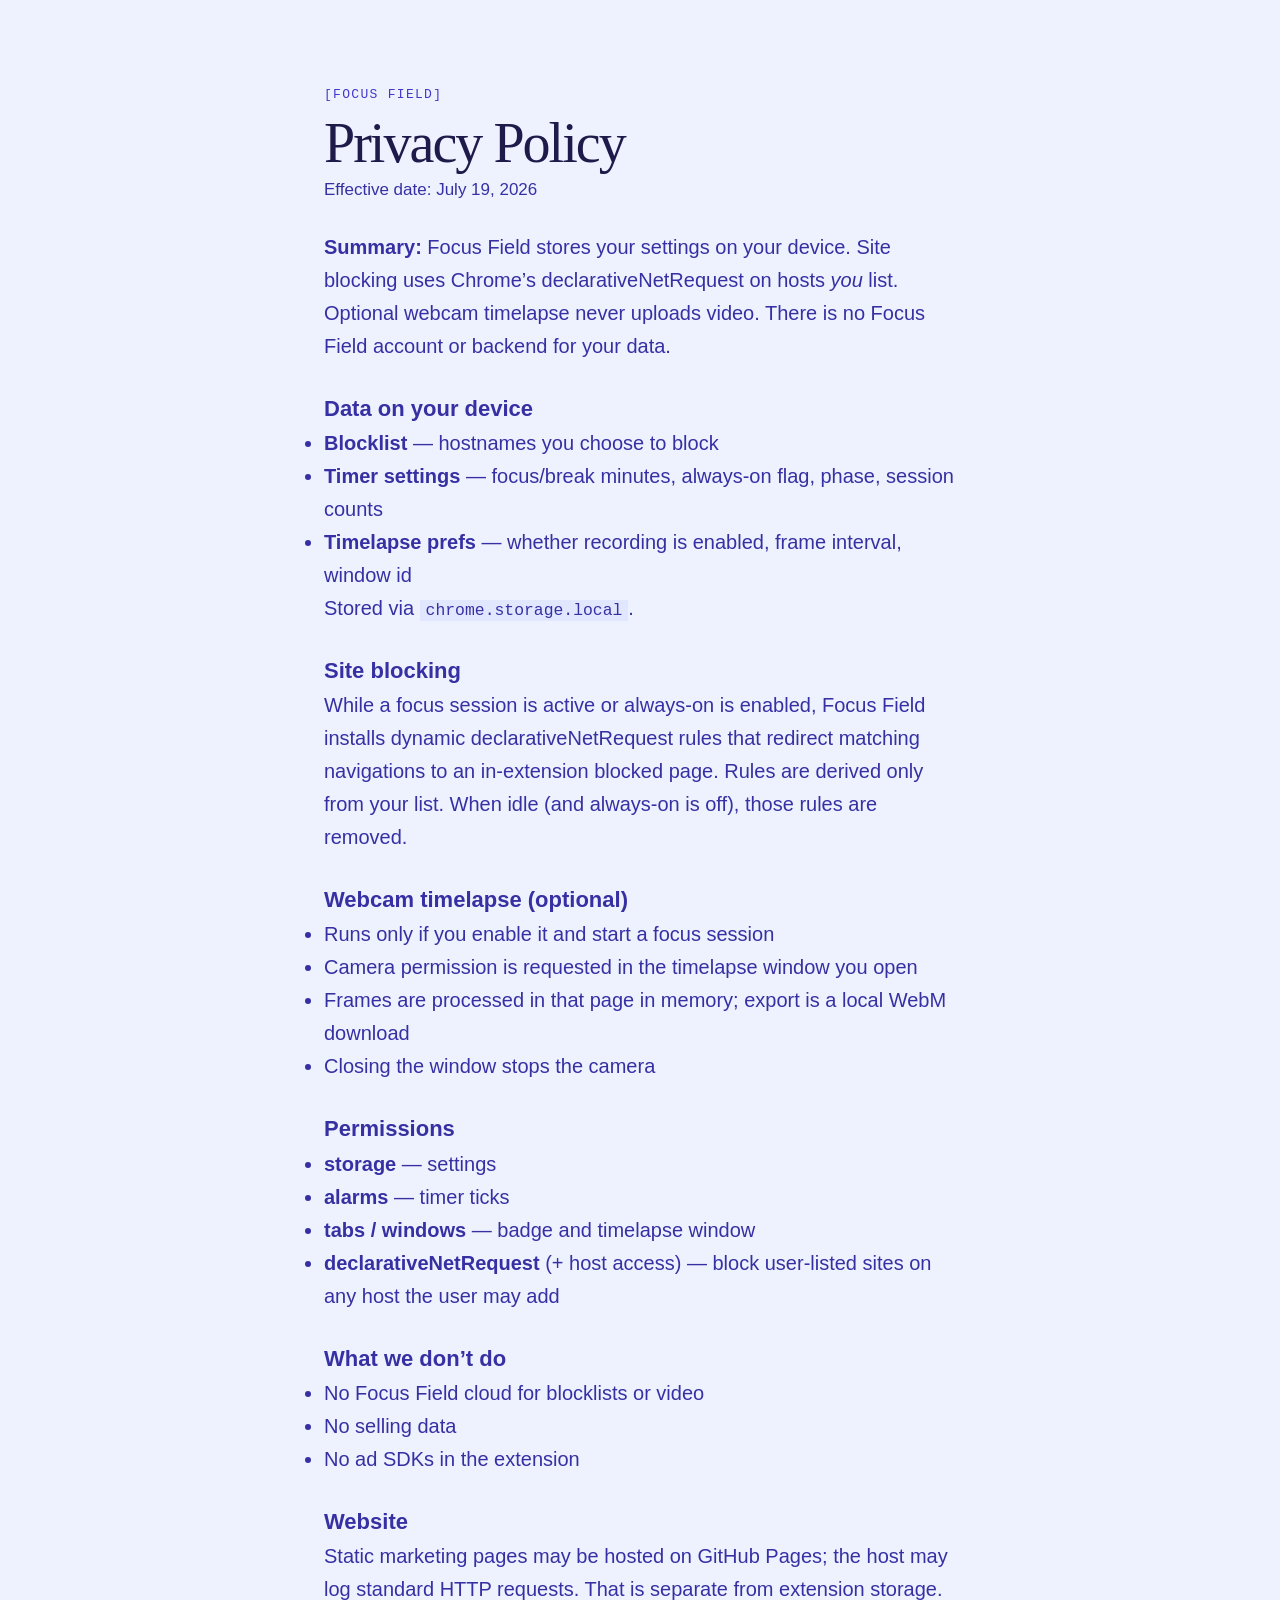
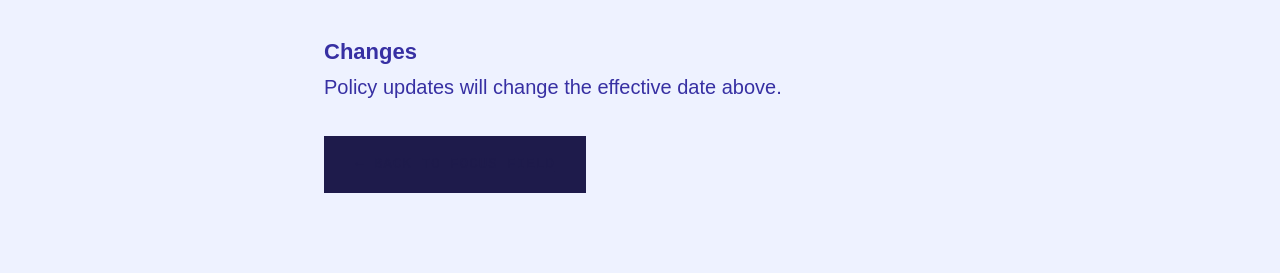
<file: privacy.html>
<!doctype html>
<html lang="en">
<head>
  <meta charset="utf-8">
  <meta name="viewport" content="width=device-width, initial-scale=1">
  <title>Privacy Policy — Focus Field Website Blocker</title>
  <meta name="description" content="Focus Field privacy policy: blocklists, Pomodoro timers, and optional webcam timelapse stay on your device. No servers, no account, no selling data.">
  <meta name="robots" content="index, follow">
  <link rel="canonical" href="https://ayaanrustagi.github.io/focus-field/privacy.html">
  <meta name="theme-color" content="#4338ca">
  <link rel="icon" type="image/png" href="favicon-32.png">
  <meta property="og:type" content="article">
  <meta property="og:title" content="Privacy Policy — Focus Field">
  <meta property="og:description" content="Local-first website blocker privacy details.">
  <meta property="og:url" content="https://ayaanrustagi.github.io/focus-field/privacy.html">
  <meta property="og:image" content="https://ayaanrustagi.github.io/focus-field/og.png">
  <link rel="stylesheet" href="site.css">
</head>
<body>
  <main class="page-hero" style="text-align:left;max-width:680px;margin:0 auto;padding:80px 24px">
    <span class="tag tag--clay">Focus Field</span>
    <h1 class="serif" style="font-size:clamp(36px,6vw,56px);margin:12px 0 8px">Privacy Policy</h1>
    <p style="color:var(--ink-soft,#4338ca);margin-bottom:28px">Effective date: July 19, 2026</p>

    <div class="prose-col" style="line-height:1.65">
      <p><strong>Summary:</strong> Focus Field stores your settings on your device. Site blocking uses Chrome’s declarativeNetRequest on hosts <em>you</em> list. Optional webcam timelapse never uploads video. There is no Focus Field account or backend for your data.</p>

      <h2 style="margin-top:28px;font-size:22px">Data on your device</h2>
      <ul>
        <li><strong>Blocklist</strong> — hostnames you choose to block</li>
        <li><strong>Timer settings</strong> — focus/break minutes, always-on flag, phase, session counts</li>
        <li><strong>Timelapse prefs</strong> — whether recording is enabled, frame interval, window id</li>
      </ul>
      <p>Stored via <code>chrome.storage.local</code>.</p>

      <h2 style="margin-top:28px;font-size:22px">Site blocking</h2>
      <p>While a focus session is active or always-on is enabled, Focus Field installs dynamic declarativeNetRequest rules that redirect matching navigations to an in-extension blocked page. Rules are derived only from your list. When idle (and always-on is off), those rules are removed.</p>

      <h2 style="margin-top:28px;font-size:22px">Webcam timelapse (optional)</h2>
      <ul>
        <li>Runs only if you enable it and start a focus session</li>
        <li>Camera permission is requested in the timelapse window you open</li>
        <li>Frames are processed in that page in memory; export is a local WebM download</li>
        <li>Closing the window stops the camera</li>
      </ul>

      <h2 style="margin-top:28px;font-size:22px">Permissions</h2>
      <ul>
        <li><strong>storage</strong> — settings</li>
        <li><strong>alarms</strong> — timer ticks</li>
        <li><strong>tabs / windows</strong> — badge and timelapse window</li>
        <li><strong>declarativeNetRequest</strong> (+ host access) — block user-listed sites on any host the user may add</li>
      </ul>

      <h2 style="margin-top:28px;font-size:22px">What we don’t do</h2>
      <ul>
        <li>No Focus Field cloud for blocklists or video</li>
        <li>No selling data</li>
        <li>No ad SDKs in the extension</li>
      </ul>

      <h2 style="margin-top:28px;font-size:22px">Website</h2>
      <p>Static marketing pages may be hosted on GitHub Pages; the host may log standard HTTP requests. That is separate from extension storage.</p>

      <h2 style="margin-top:28px;font-size:22px">Changes</h2>
      <p>Policy updates will change the effective date above.</p>

      <p style="margin-top:32px"><a class="btn" href="index.html">← Back to Focus Field</a></p>
    </div>
  </main>
</body>
</html>
</file>
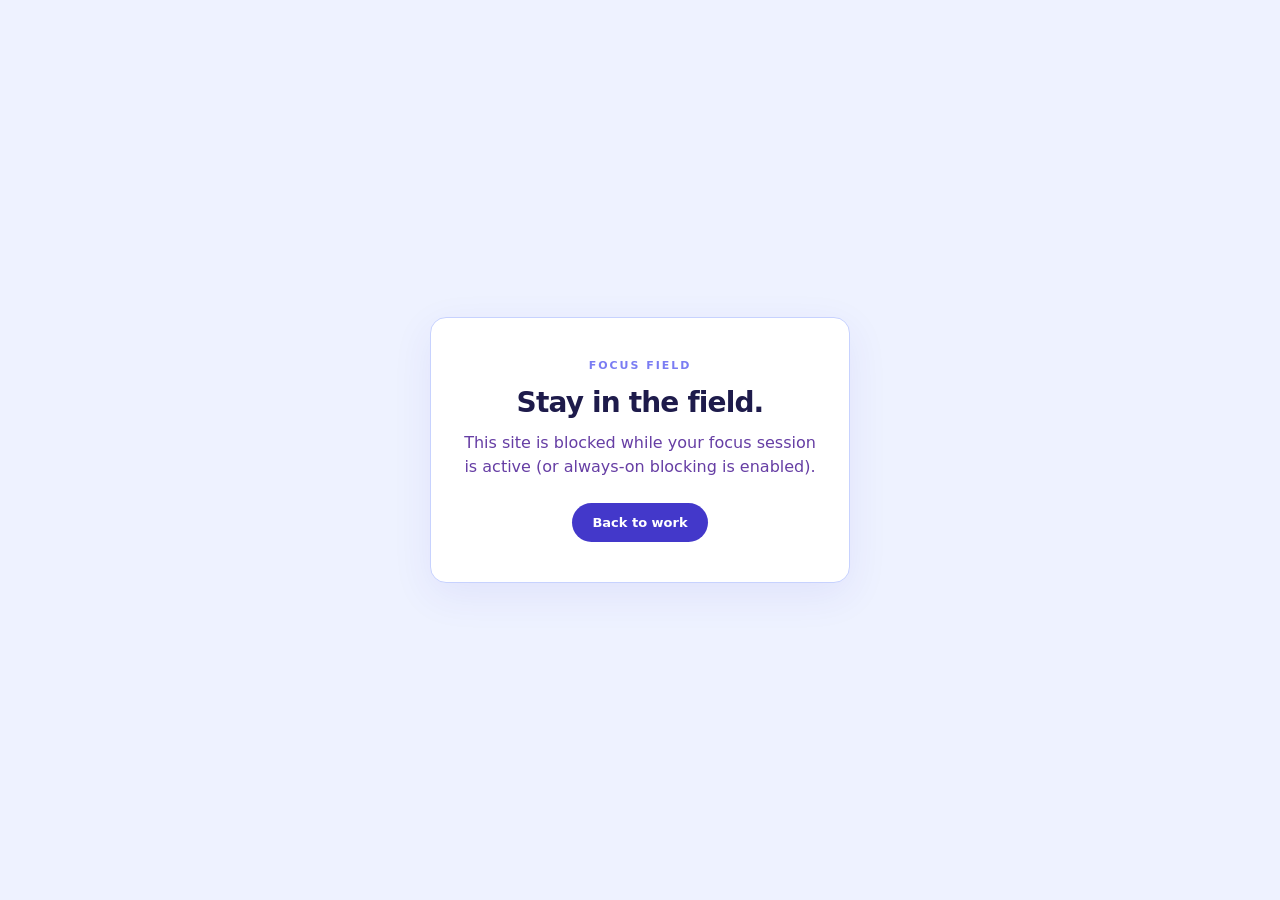
<file: content/blocked.html>
<!DOCTYPE html>
<html lang="en">
<head>
  <meta charset="UTF-8" />
  <meta name="viewport" content="width=device-width, initial-scale=1" />
  <title>Focus Field — blocked</title>
  <style>
    :root {
      --indigo: #4338ca;
      --ink: #1e1b4b;
      --paper: #eef2ff;
      --soft: #6366f1;
    }
    * { box-sizing: border-box; margin: 0; padding: 0; }
    body {
      min-height: 100vh;
      display: grid;
      place-items: center;
      background: var(--paper);
      color: var(--ink);
      font-family: "Segoe UI", system-ui, sans-serif;
      padding: 24px;
    }
    .card {
      max-width: 420px;
      text-align: center;
      background: white;
      border: 1px solid #c7d2fe;
      border-radius: 16px;
      padding: 40px 32px;
      box-shadow: 0 12px 40px rgba(67, 56, 202, 0.08);
    }
    .eyebrow {
      font-size: 11px;
      font-weight: 700;
      letter-spacing: 0.18em;
      text-transform: uppercase;
      color: var(--soft);
      margin-bottom: 12px;
    }
    h1 {
      font-size: 28px;
      letter-spacing: -0.03em;
      margin-bottom: 12px;
    }
    p {
      color: #4c1d95;
      opacity: 0.85;
      line-height: 1.5;
      margin-bottom: 24px;
    }
    a {
      display: inline-block;
      background: var(--indigo);
      color: white;
      text-decoration: none;
      font-weight: 700;
      padding: 12px 20px;
      border-radius: 999px;
      font-size: 13px;
    }
  </style>
</head>
<body>
  <div class="card">
    <p class="eyebrow">focus field</p>
    <h1>Stay in the field.</h1>
    <p>This site is blocked while your focus session is active (or always-on blocking is enabled).</p>
    <a href="https://www.google.com/">Back to work</a>
  </div>
</body>
</html>
</file>
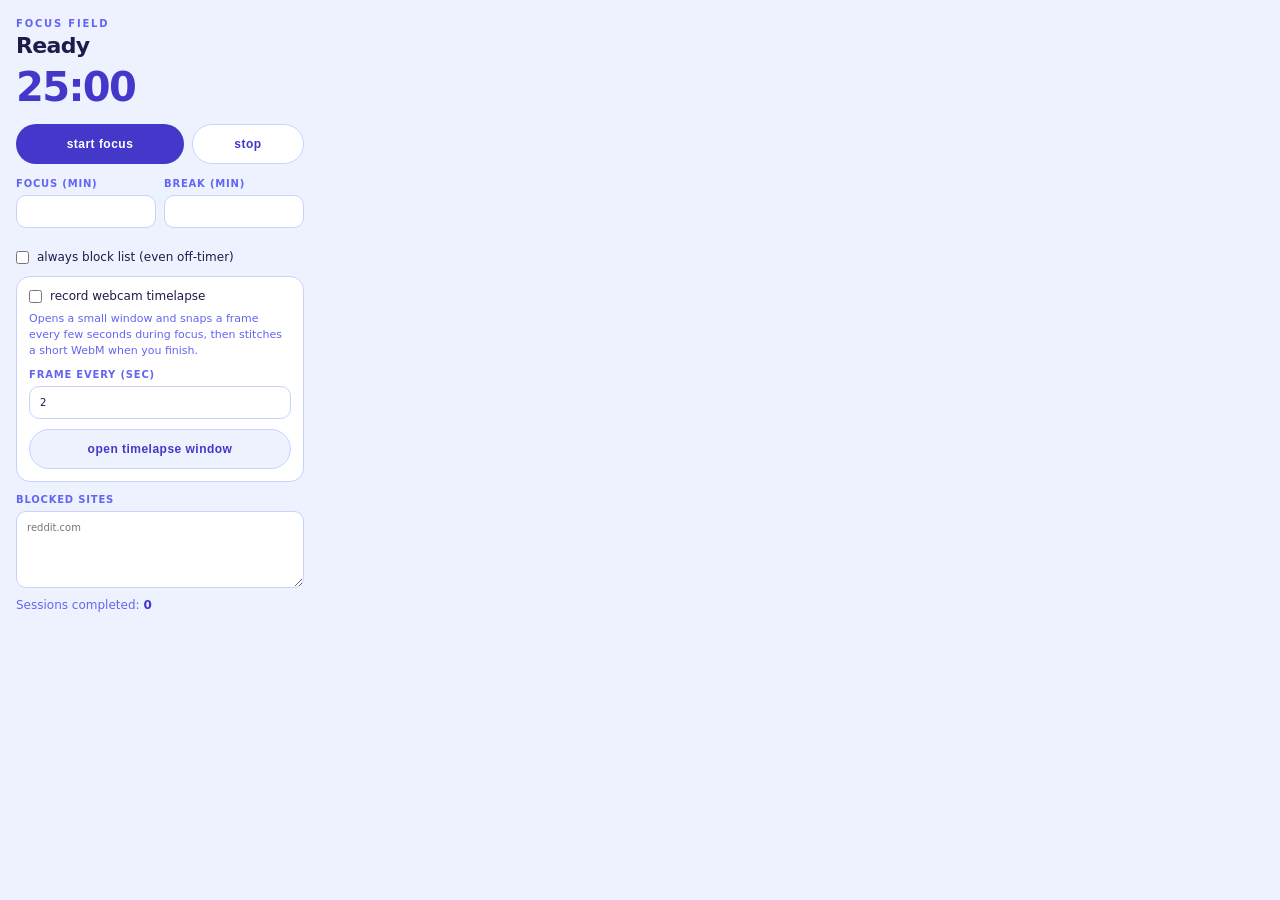
<file: popup/popup.html>
<!DOCTYPE html>
<html lang="en">
<head>
  <meta charset="UTF-8" />
  <title>Focus Field</title>
  <link rel="stylesheet" href="popup.css" />
</head>
<body>
  <div class="app">
    <header>
      <p class="eyebrow">focus field</p>
      <h1 id="phase-title">Ready</h1>
      <p class="timer" id="timer">25:00</p>
    </header>

    <div class="row">
      <button type="button" id="start" class="btn solid">start focus</button>
      <button type="button" id="stop" class="btn ghost">stop</button>
    </div>

    <div class="grid">
      <label class="field">
        <span>focus (min)</span>
        <input type="number" id="focus-min" min="1" max="120" />
      </label>
      <label class="field">
        <span>break (min)</span>
        <input type="number" id="break-min" min="1" max="60" />
      </label>
    </div>

    <label class="toggle">
      <input type="checkbox" id="always" />
      <span>always block list (even off-timer)</span>
    </label>

    <div class="timelapse-card">
      <label class="toggle">
        <input type="checkbox" id="timelapse" />
        <span>record webcam timelapse</span>
      </label>
      <p class="timelapse-help">
        Opens a small window and snaps a frame every few seconds during focus, then stitches a short WebM when you finish.
      </p>
      <label class="field field--compact">
        <span>frame every (sec)</span>
        <input type="number" id="timelapse-interval" min="1" max="30" value="2" />
      </label>
      <button type="button" id="open-timelapse" class="btn ghost full">open timelapse window</button>
    </div>

    <label class="field">
      <span>blocked sites</span>
      <textarea id="list" rows="5" placeholder="reddit.com"></textarea>
    </label>

    <p class="meta">Sessions completed: <strong id="done">0</strong></p>
  </div>
  <script src="popup.js"></script>
</body>
</html>
</file>
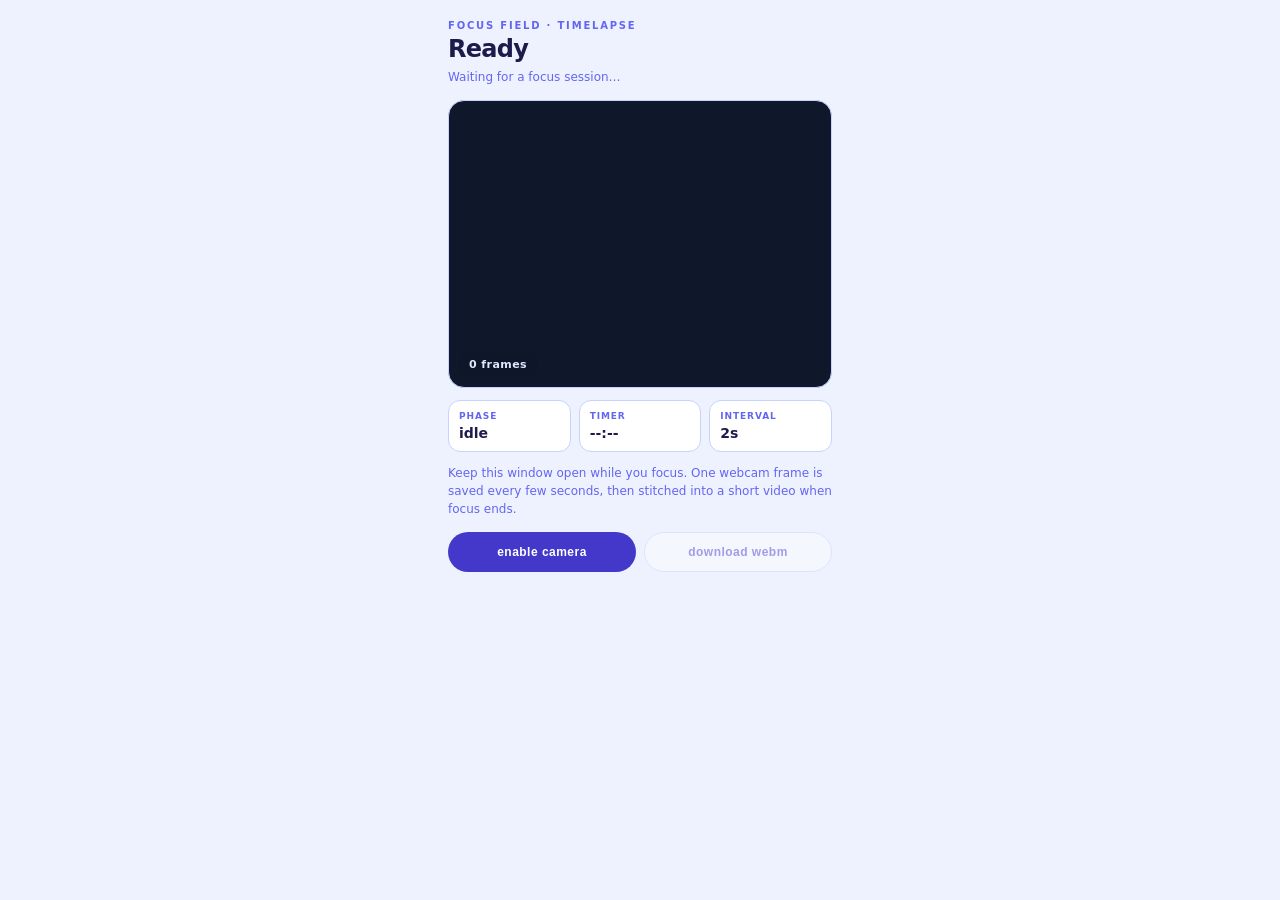
<file: timelapse/timelapse.html>
<!DOCTYPE html>
<html lang="en">
<head>
  <meta charset="UTF-8" />
  <meta name="viewport" content="width=device-width, initial-scale=1" />
  <title>Focus Field · Timelapse</title>
  <link rel="stylesheet" href="timelapse.css" />
</head>
<body>
  <div class="app">
    <header>
      <p class="eyebrow">focus field · timelapse</p>
      <h1 id="status-title">Ready</h1>
      <p class="sub" id="status-sub">Waiting for a focus session…</p>
    </header>

    <div class="stage">
      <video id="preview" autoplay playsinline muted></video>
      <canvas id="snap" hidden></canvas>
      <div class="stage-badge" id="frame-count">0 frames</div>
    </div>

    <div class="stats">
      <div>
        <span class="label">phase</span>
        <strong id="phase">idle</strong>
      </div>
      <div>
        <span class="label">timer</span>
        <strong id="timer">--:--</strong>
      </div>
      <div>
        <span class="label">interval</span>
        <strong id="interval-label">2s</strong>
      </div>
    </div>

    <p class="hint" id="hint">
      Keep this window open while you focus. One webcam frame is saved every few seconds, then stitched into a short video when focus ends.
    </p>

    <div class="row">
      <button type="button" class="btn solid" id="enable-cam">enable camera</button>
      <button type="button" class="btn ghost" id="download" disabled>download webm</button>
    </div>

    <p class="error" id="error" hidden></p>
    <video id="result" class="result" controls hidden></video>
  </div>
  <script src="timelapse.js"></script>
</body>
</html>
</file>
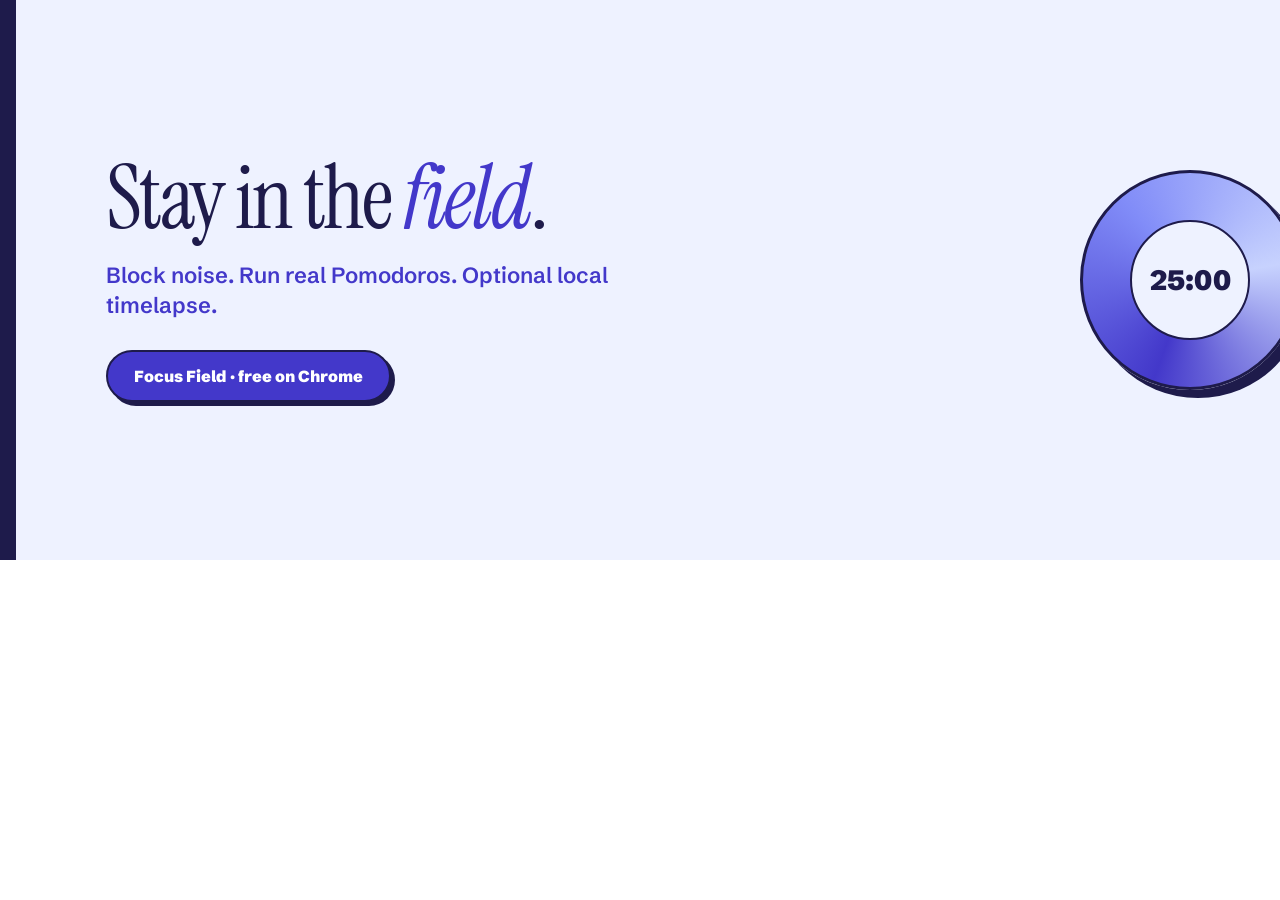
<file: store-assets/src/promo-marquee.html>
<!doctype html>
<html><head><meta charset="utf-8">
<link href="https://fonts.googleapis.com/css2?family=Instrument+Serif:ital@0;1&family=Schibsted+Grotesk:wght@700;800;900&display=swap" rel="stylesheet">
<style>
  *{margin:0;padding:0;box-sizing:border-box}
  body{width:1400px;height:560px;overflow:hidden;font-family:"Schibsted Grotesk",system-ui,sans-serif}
  .wrap{width:1400px;height:560px;background:#eef2ff;display:flex;align-items:center;
    padding:0 90px;position:relative;border-left:16px solid #1e1b4b}
  h1{font-family:"Instrument Serif",Georgia,serif;font-weight:400;font-size:88px;line-height:.92;
    letter-spacing:-.03em;color:#1e1b4b;max-width:820px}
  h1 em{font-style:italic;color:#4338ca}
  p{margin-top:22px;font-size:22px;font-weight:600;color:#4338ca;max-width:520px;line-height:1.4}
  .pill{display:inline-flex;margin-top:28px;background:#4338ca;color:#fff;border:2px solid #1e1b4b;
    border-radius:999px;padding:14px 26px;font-weight:900;font-size:16px;box-shadow:4px 4px 0 #1e1b4b}
  .orb{position:absolute;right:100px;top:50%;transform:translateY(-50%);width:220px;height:220px;
    border-radius:50%;background:conic-gradient(from 200deg,#4338ca,#818cf8,#c7d2fe,#4338ca);
    border:3px solid #1e1b4b;box-shadow:8px 8px 0 #1e1b4b;display:grid;place-items:center}
  .orb span{background:#eef2ff;width:120px;height:120px;border-radius:50%;border:2px solid #1e1b4b;
    display:grid;place-items:center;font-weight:900;font-size:28px;color:#1e1b4b}
</style></head>
<body>
<div class="wrap">
  <div>
    <h1>Stay in the <em>field</em>.</h1>
    <p>Block noise. Run real Pomodoros. Optional local timelapse.</p>
    <div class="pill">Focus Field · free on Chrome</div>
  </div>
  <div class="orb"><span>25:00</span></div>
</div>
</body></html>
</file>
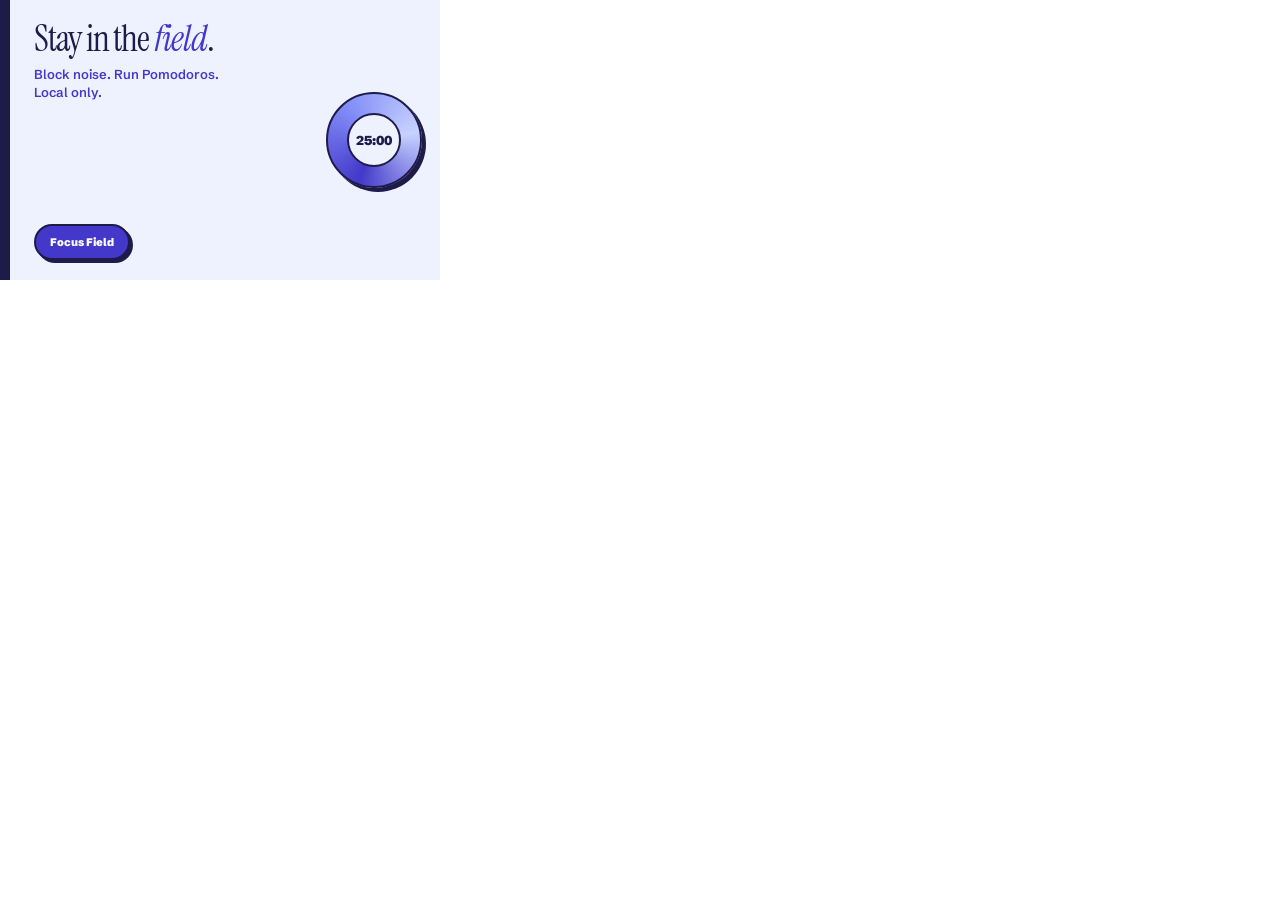
<file: store-assets/src/promo-small.html>
<!doctype html>
<html><head><meta charset="utf-8">
<link href="https://fonts.googleapis.com/css2?family=Instrument+Serif:ital@0;1&family=Schibsted+Grotesk:wght@700;800;900&display=swap" rel="stylesheet">
<style>
  *{margin:0;padding:0;box-sizing:border-box}
  html,body{width:440px;height:280px;overflow:hidden;font-family:"Schibsted Grotesk",system-ui,sans-serif}
  .wrap{
    width:440px;height:280px;background:#eef2ff;
    border-left:10px solid #1e1b4b;padding:22px 20px 20px 24px;
    display:flex;flex-direction:column;position:relative;
  }
  h1{
    font-family:"Instrument Serif",Georgia,serif;font-weight:400;
    font-size:36px;line-height:.95;letter-spacing:-.03em;color:#1e1b4b;
    max-width:260px;
  }
  h1 em{font-style:italic;color:#4338ca}
  p{margin-top:10px;font-size:13px;font-weight:600;color:#4338ca;line-height:1.35;max-width:220px}
  .pill{
    margin-top:auto;align-self:flex-start;background:#4338ca;color:#fff;
    border:2px solid #1e1b4b;border-radius:999px;padding:9px 14px;
    font-weight:900;font-size:11px;box-shadow:3px 3px 0 #1e1b4b;
  }
  .orb{
    position:absolute;right:18px;top:50%;transform:translateY(-50%);
    width:96px;height:96px;border-radius:50%;
    background:conic-gradient(from 200deg,#4338ca,#818cf8,#c7d2fe,#4338ca);
    border:2.5px solid #1e1b4b;box-shadow:4px 4px 0 #1e1b4b;
    display:grid;place-items:center;
  }
  .orb span{
    width:54px;height:54px;border-radius:50%;background:#eef2ff;
    border:2px solid #1e1b4b;display:grid;place-items:center;
    font-weight:900;font-size:13px;color:#1e1b4b;
  }
</style></head>
<body>
<div class="wrap">
  <h1>Stay in the <em>field</em>.</h1>
  <p>Block noise. Run Pomodoros. Local only.</p>
  <div class="pill">Focus Field</div>
  <div class="orb"><span>25:00</span></div>
</div>
</body></html>
</file>
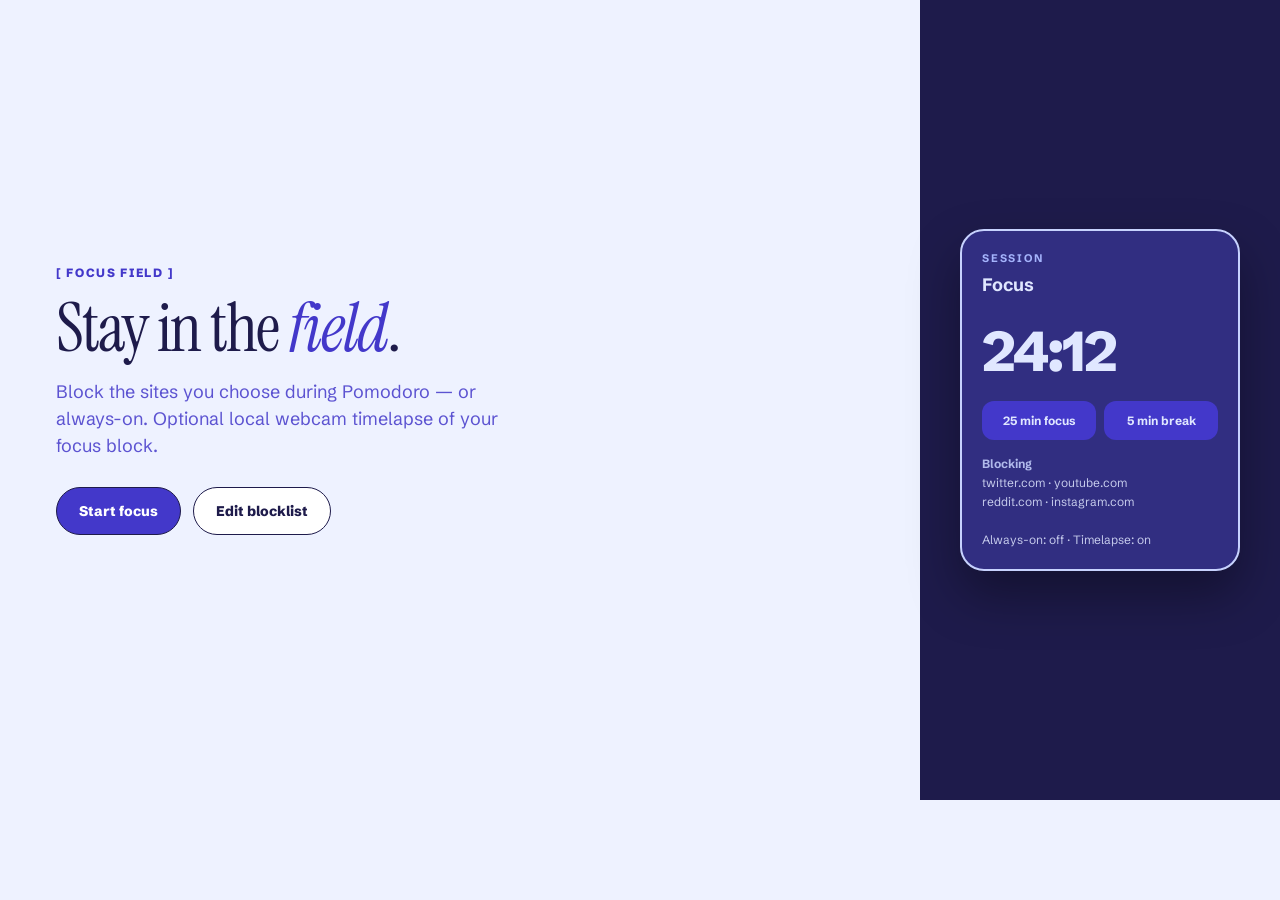
<file: store-assets/src/screenshot-1.html>
<!doctype html>
<html><head><meta charset="utf-8">
<link href="https://fonts.googleapis.com/css2?family=Instrument+Serif:ital@0;1&family=Schibsted+Grotesk:wght@500;600;700;800&display=swap" rel="stylesheet">
<style>
  *{margin:0;padding:0;box-sizing:border-box}
  body{width:1280px;height:800px;overflow:hidden;font-family:"Schibsted Grotesk",system-ui,sans-serif;
    background:#eef2ff;color:#1e1b4b}
  .shell{width:1280px;height:800px;display:grid;grid-template-columns:1fr 360px}
  .left{padding:64px 56px;display:flex;flex-direction:column;justify-content:center}
  .tag{font-size:12px;font-weight:800;letter-spacing:.14em;text-transform:uppercase;color:#4338ca;margin-bottom:16px}
  h1{font-family:"Instrument Serif",Georgia,serif;font-weight:400;font-size:68px;line-height:.95;
    letter-spacing:-.03em;margin-bottom:18px}
  h1 em{font-style:italic;color:#4338ca}
  .sub{font-size:18px;line-height:1.5;color:#4338ca;opacity:.85;max-width:460px;margin-bottom:28px}
  .btns{display:flex;gap:12px}
  .btn{border:1.5px solid #1e1b4b;border-radius:999px;padding:14px 22px;font-weight:800;font-size:14px}
  .btn.p{background:#4338ca;color:#fff}
  .btn.g{background:#fff;color:#1e1b4b}
  .right{background:#1e1b4b;color:#e0e7ff;display:flex;align-items:center;justify-content:center;padding:40px}
  .phone{width:280px;background:#312e81;border:2px solid #c7d2fe;border-radius:24px;padding:20px;
    box-shadow:0 24px 50px rgba(0,0,0,.35)}
  .phone h3{font-size:11px;letter-spacing:.16em;text-transform:uppercase;color:#a5b4fc;margin-bottom:8px}
  .timer{font-size:56px;font-weight:800;letter-spacing:-.04em;margin-bottom:16px}
  .phase{font-size:18px;font-weight:700;margin-bottom:20px}
  .row{display:grid;grid-template-columns:1fr 1fr;gap:8px;margin-bottom:14px}
  .chip{background:#4338ca;border-radius:12px;padding:12px;font-size:12px;font-weight:700;text-align:center}
  .list{font-size:12px;line-height:1.6;opacity:.85}
  .list b{color:#c7d2fe}
</style></head>
<body>
<div class="shell">
  <div class="left">
    <div class="tag">[ focus field ]</div>
    <h1>Stay in the <em>field</em>.</h1>
    <p class="sub">Block the sites you choose during Pomodoro — or always-on. Optional local webcam timelapse of your focus block.</p>
    <div class="btns">
      <div class="btn p">Start focus</div>
      <div class="btn g">Edit blocklist</div>
    </div>
  </div>
  <div class="right">
    <div class="phone">
      <h3>Session</h3>
      <div class="phase">Focus</div>
      <div class="timer">24:12</div>
      <div class="row">
        <div class="chip">25 min focus</div>
        <div class="chip">5 min break</div>
      </div>
      <div class="list">
        <b>Blocking</b><br>
        twitter.com · youtube.com<br>
        reddit.com · instagram.com<br><br>
        Always-on: off · Timelapse: on
      </div>
    </div>
  </div>
</div>
</body></html>
</file>
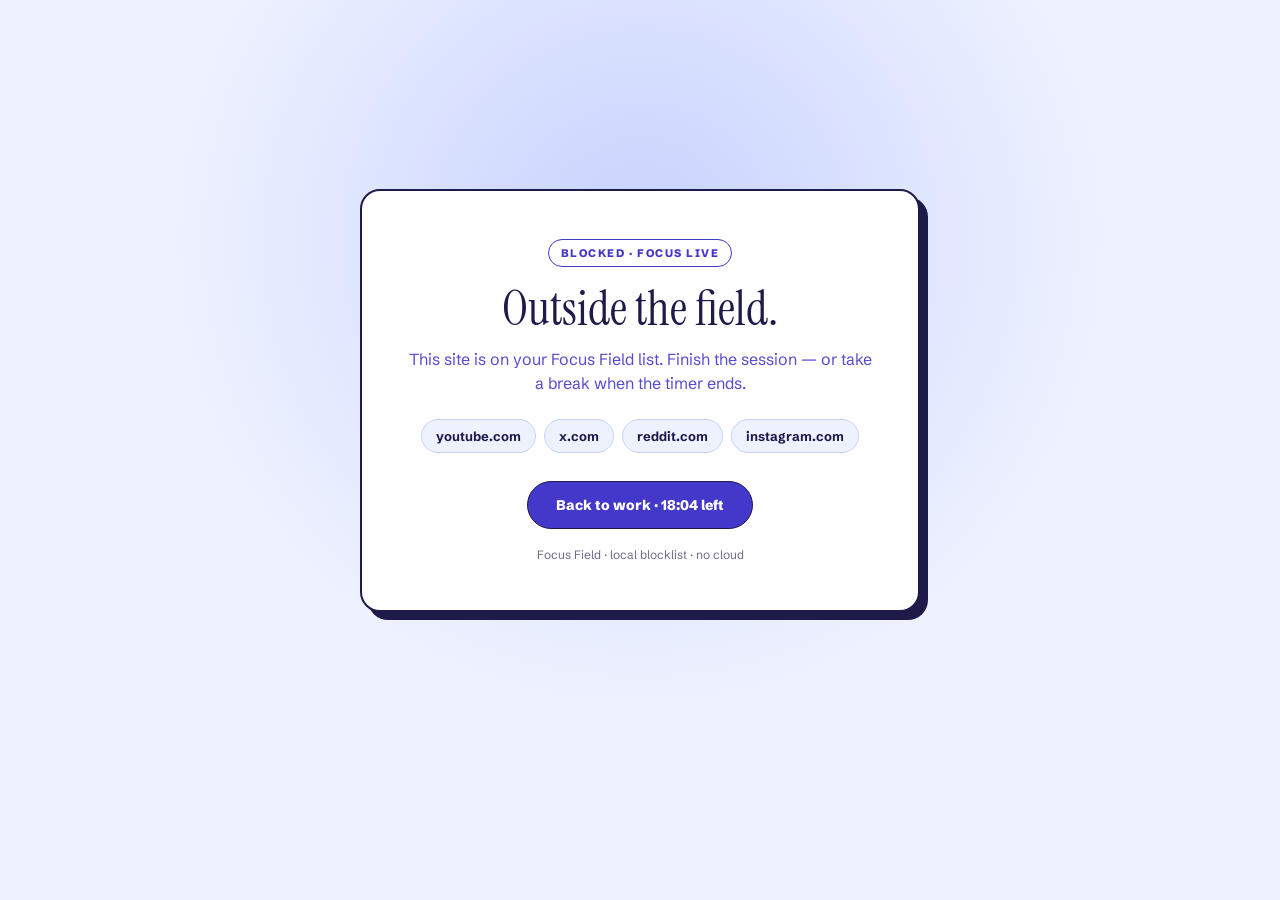
<file: store-assets/src/screenshot-2.html>
<!doctype html>
<html><head><meta charset="utf-8">
<link href="https://fonts.googleapis.com/css2?family=Instrument+Serif:ital@0;1&family=Schibsted+Grotesk:wght@500;600;700;800&display=swap" rel="stylesheet">
<style>
  *{margin:0;padding:0;box-sizing:border-box}
  body{width:1280px;height:800px;overflow:hidden;font-family:"Schibsted Grotesk",system-ui,sans-serif;
    background:#eef2ff;color:#1e1b4b}
  .page{width:1280px;height:800px;display:flex;flex-direction:column;align-items:center;justify-content:center;
    background:radial-gradient(circle at 50% 30%,#c7d2fe 0%,#eef2ff 55%)}
  .card{width:560px;background:#fff;border:2px solid #1e1b4b;border-radius:20px;padding:48px 44px;
    box-shadow:8px 8px 0 #1e1b4b;text-align:center}
  .mark{display:inline-block;font-size:11px;font-weight:800;letter-spacing:.14em;text-transform:uppercase;
    color:#4338ca;border:1.5px solid #4338ca;border-radius:999px;padding:6px 12px;margin-bottom:18px}
  h1{font-family:"Instrument Serif",Georgia,serif;font-weight:400;font-size:48px;line-height:1;margin-bottom:14px}
  p{font-size:16px;line-height:1.5;color:#4338ca;opacity:.9;margin-bottom:24px}
  .hosts{display:flex;flex-wrap:wrap;gap:8px;justify-content:center;margin-bottom:28px}
  .hosts span{background:#eef2ff;border:1.5px solid #c7d2fe;border-radius:999px;padding:8px 14px;
    font-size:13px;font-weight:700}
  .btn{display:inline-block;background:#4338ca;color:#fff;border:1.5px solid #1e1b4b;border-radius:999px;
    padding:14px 28px;font-weight:800;font-size:14px}
  .foot{margin-top:18px;font-size:12px;opacity:.65}
</style></head>
<body>
<div class="page">
  <div class="card">
    <div class="mark">blocked · focus live</div>
    <h1>Outside the field.</h1>
    <p>This site is on your Focus Field list. Finish the session — or take a break when the timer ends.</p>
    <div class="hosts">
      <span>youtube.com</span><span>x.com</span><span>reddit.com</span><span>instagram.com</span>
    </div>
    <div class="btn">Back to work · 18:04 left</div>
    <div class="foot">Focus Field · local blocklist · no cloud</div>
  </div>
</div>
</body></html>
</file>
<file: site.css>
/* ============================================================
   DEJA — print-annual-report system (CSCS report2023 language).
   Warm paper, hairline ink rules, giant centered display serif,
   [BRACKETED] Space Mono labels, mounted/framed cards with offset
   ink borders, hand-drawn SVG doodles, restrained scroll motion.

   Type trio:
     display  — Instrument Serif 400 (eccentric contemporary serif)
     body     — Schibsted Grotesk (DEJA's own grotesque)
     labels   — Space Mono, uppercase, wrapped in literal brackets
   ============================================================ */

:root {
  --paper: #eef2ff;
  --paper-2: #e0e7ff;
  --ink: #1e1b4b;
  --ink-soft: #3730a3;
  --muted: #6366f1;
  --line: #1e1b4b;            /* rules are ink hairlines, not gray */
  --line-soft: #c7d2fe;
  --clay: #4338ca;
  --clay-deep: #312e81;
  --white: #ffffff;

  --font-serif: "Instrument Serif", Georgia, serif;
  --font-sans: "Schibsted Grotesk", "Helvetica Neue", Helvetica, Arial, sans-serif;
  --font-mono: "Space Mono", ui-monospace, Menlo, monospace;

  --max: 1200px;
  --max-prose: 680px;
}

* { box-sizing: border-box; margin: 0; padding: 0; }

html { scroll-behavior: auto; }
html.lenis, html.lenis body { height: auto; }
.lenis.lenis-smooth { scroll-behavior: auto !important; }

body {
  background: var(--paper);
  color: var(--ink);
  font-family: var(--font-sans);
  -webkit-font-smoothing: antialiased;
  font-size: 17px;
  line-height: 1.5;
  overflow-x: hidden;
}

a { color: inherit; }
.wrap { max-width: var(--max); margin: 0 auto; padding: 0 32px; }
.wrap--prose { max-width: var(--max-prose); margin: 0 auto; padding: 0 32px; }

/* ---------- type ---------- */
.serif {
  font-family: var(--font-serif);
  font-weight: 400;
  letter-spacing: -0.035em;
  line-height: 0.92;
}

/* bracketed mono label — the site's signature chrome element */
.tag {
  font-family: var(--font-mono);
  font-size: 13px;
  font-weight: 400;
  letter-spacing: 0.1em;
  text-transform: uppercase;
  color: var(--ink);
}
.tag::before { content: "["; }
.tag::after { content: "]"; }
.tag--clay { color: var(--clay); }
.tag--center { display: block; text-align: center; }

/* full-width hairline ink rule */
.rule { height: 1px; background: var(--line); border: 0; }

/* ---------- fixed chrome: centered [MENU] ---------- */
.topbar {
  position: fixed;
  top: 0; left: 0; right: 0;
  z-index: 200;
  display: flex;
  justify-content: center;
  padding: 18px 0 14px;
  pointer-events: none;
  transition: background 200ms ease, border-color 200ms ease;
  border-bottom: 1px solid transparent;
}
.topbar.is-stuck {
  background: var(--paper);
  border-bottom-color: var(--line);
}
.menu-btn {
  pointer-events: auto;
  background: none;
  border: 0;
  cursor: pointer;
  font-family: var(--font-mono);
  font-size: 15px;
  letter-spacing: 0.1em;
  text-transform: uppercase;
  color: var(--ink);
  padding: 4px 8px;
}
.menu-btn:hover { color: var(--clay); }

/* full-screen menu overlay */
.menu-overlay {
  position: fixed;
  inset: 0;
  z-index: 300;
  background: var(--paper);
  display: flex;
  flex-direction: column;
  align-items: center;
  justify-content: center;
  gap: 8px;
  opacity: 0;
  visibility: hidden;
  transition: opacity 260ms ease, visibility 260ms ease;
}
.menu-overlay.is-open { opacity: 1; visibility: visible; }
.menu-overlay a {
  font-family: var(--font-serif);
  font-size: clamp(38px, 6vw, 72px);
  letter-spacing: -0.03em;
  line-height: 1.1;
  text-decoration: none;
  color: var(--ink);
}
.menu-overlay a:hover { color: var(--clay); font-style: italic; }
.menu-overlay .close-btn {
  position: absolute;
  top: 18px; left: 50%;
  transform: translateX(-50%);
  background: none; border: 0; cursor: pointer;
  font-family: var(--font-mono);
  font-size: 15px; letter-spacing: 0.1em; text-transform: uppercase;
  color: var(--ink); padding: 4px 8px;
}
.menu-overlay .close-btn:hover { color: var(--clay); }

/* ---------- hero ---------- */
.hero {
  min-height: 100vh;
  display: flex;
  flex-direction: column;
  align-items: center;
  justify-content: center;
  text-align: center;
  padding: 120px 24px 40px;
  position: relative;
  overflow: hidden;
}
.hero__lockup {
  display: inline-flex;
  align-items: center;
  gap: 12px;
  margin-bottom: 44px;
}
.hero__lockup svg { width: 34px; height: 34px; }
.hero__lockup .name {
  font-family: var(--font-sans);
  font-weight: 700;
  font-size: 22px;
  letter-spacing: -0.02em;
}
.hero__title {
  font-size: clamp(56px, 11vw, 170px);
  max-width: 12ch;
}
.hero__title em { font-style: italic; }
.hero__sub {
  font-size: 17px;
  color: var(--ink-soft);
  margin-top: 28px;
  max-width: 44ch;
}
.hero__scroll {
  margin-top: 48px;
}

/* hand-drawn doodles (own SVGs, ink stroke) */
.doodle {
  position: absolute;
  pointer-events: none;
  color: var(--ink);
}
.doodle--tl { top: 16vh; left: 8vw; width: 74px; transform: rotate(-12deg); }
.doodle--tr { top: 20vh; right: 9vw; width: 88px; transform: rotate(9deg); }
.doodle--bl { bottom: 10vh; left: 13vw; width: 64px; transform: rotate(6deg); }

/* ---------- collage of mock posts (their photo collage, our cards) ---------- */
.collage {
  position: relative;
  padding: 6vh 0 14vh;
  overflow: hidden;
}
.collage__inner {
  position: relative;
  max-width: 1100px;
  margin: 0 auto;
  padding: 0 24px;
  display: grid;
  grid-template-columns: repeat(3, 1fr);
  gap: 40px;
  align-items: start;
}
.collage__inner > *:nth-child(2) { margin-top: 90px; }
.collage__inner > *:nth-child(3) { margin-top: 34px; }

/* mounted frame: card + offset ink outline, like a print pinned on paper */
.frame {
  position: relative;
  background: var(--white);
  border: 1px solid var(--ink);
  padding: 20px 20px 18px;
}
.frame::after {
  content: "";
  position: absolute;
  inset: 7px -8px -8px 7px;
  border: 1px solid var(--ink);
  z-index: -1;
}
.frame__caption {
  margin-top: 14px;
  font-family: var(--font-mono);
  font-size: 11px;
  letter-spacing: 0.08em;
  text-transform: uppercase;
  color: var(--muted);
}

.mock-post__top { display: flex; align-items: center; justify-content: space-between; gap: 8px; margin-bottom: 10px; }
.mock-post__who { font-size: 13px; font-weight: 700; }
.mock-post__body { font-size: 13.5px; color: var(--ink-soft); line-height: 1.5; }

/* marks — bracketed mono chips */
.mark {
  font-family: var(--font-mono);
  font-size: 11px;
  letter-spacing: 0.04em;
  text-transform: lowercase;
  white-space: nowrap;
  color: var(--ink);
}
.mark::before { content: "["; }
.mark::after { content: "]"; }
.mark--echo { color: var(--clay); }
.mark--pattern { background: var(--ink); color: var(--paper); padding: 1px 4px; }
.mark--pattern::before, .mark--pattern::after { content: ""; }

/* ---------- section scaffolding ---------- */
.section { padding: 14vh 0; }
.section__head { text-align: center; margin-bottom: 8vh; }
.section__head .tag { margin-bottom: 26px; display: inline-block; }
.section__title {
  font-size: clamp(44px, 7vw, 104px);
  max-width: 14ch;
  margin: 0 auto;
}

/* ---------- statement (scrubbed serif) ---------- */
.statement { padding: 16vh 0; text-align: center; }
.statement__text {
  font-size: clamp(34px, 5.4vw, 76px);
  max-width: 20ch;
  margin: 0 auto;
  line-height: 1.04;
}
.statement__text .w { opacity: 0.15; }

/* ---------- ledger stats — mono numerals over hairlines ---------- */
.ledger { padding: 0 0 14vh; }
.ledger__grid {
  display: grid;
  grid-template-columns: repeat(3, 1fr);
}
.ledger__cell {
  border-top: 1px solid var(--line);
  padding: 26px 22px 0;
}
.ledger__n {
  display: block;
  font-family: var(--font-serif);
  font-size: clamp(56px, 7vw, 110px);
  line-height: 1;
  letter-spacing: -0.03em;
}
.ledger__l {
  display: block;
  margin-top: 12px;
  font-family: var(--font-mono);
  font-size: 12px;
  letter-spacing: 0.08em;
  text-transform: uppercase;
  color: var(--muted);
  max-width: 26ch;
}

/* ---------- three marks (framed) ---------- */
.marks__grid {
  display: grid;
  grid-template-columns: repeat(3, 1fr);
  gap: 56px 44px;
  padding: 0 12px;
}
.mark-card { position: relative; }
.mark-card .frame { padding: 26px 24px 22px; }
.mark-card h3 {
  font-family: var(--font-serif);
  font-weight: 400;
  font-size: 30px;
  letter-spacing: -0.02em;
  margin: 14px 0 10px;
}
.mark-card p { font-size: 14.5px; color: var(--ink-soft); line-height: 1.55; }
.mark-card .doodle { width: 54px; }
.mark-card .doodle--corner { top: -26px; right: -18px; transform: rotate(14deg); }

/* ---------- how it works — mono ledger rows ---------- */
.how__rows { border-top: 1px solid var(--line); }
.how__row {
  display: grid;
  grid-template-columns: 180px 1fr;
  gap: 32px;
  padding: 30px 8px;
  border-bottom: 1px solid var(--line);
}
.how__k {
  font-family: var(--font-mono);
  font-size: 13px;
  letter-spacing: 0.08em;
  text-transform: uppercase;
  color: var(--clay);
  padding-top: 6px;
}
.how__v strong {
  display: block;
  font-family: var(--font-serif);
  font-weight: 400;
  font-size: 26px;
  letter-spacing: -0.02em;
  margin-bottom: 6px;
}
.how__v span { color: var(--ink-soft); font-size: 15.5px; }

/* ---------- prose ---------- */
.prose-col {
  max-width: var(--max-prose);
  font-size: 20px;
  line-height: 1.45;
  color: var(--ink-soft);
}
.prose-col a { color: var(--ink); text-decoration: underline; text-underline-offset: 3px; }
.prose-col a:hover { color: var(--clay); }
.prose-col code {
  font-family: var(--font-mono);
  font-size: 0.82em;
  background: var(--paper-2);
  padding: 1px 6px;
}

/* privacy claim list — bracketed mono items */
.claim-list { list-style: none; margin-top: 30px; display: flex; flex-direction: column; gap: 14px; }
.claim-list li {
  font-family: var(--font-mono);
  font-size: 13px;
  letter-spacing: 0.06em;
  text-transform: uppercase;
}
.claim-list li::before { content: "[ "; color: var(--clay); }
.claim-list li::after { content: " ]"; color: var(--clay); }

/* ---------- buttons — ink block with mono text ---------- */
.btn {
  display: inline-block;
  font-family: var(--font-mono);
  font-size: 14px;
  letter-spacing: 0.08em;
  text-transform: uppercase;
  text-decoration: none;
  color: var(--paper);
  background: var(--ink);
  border: 1px solid var(--ink);
  padding: 16px 30px;
  cursor: pointer;
  transition: background 140ms ease, color 140ms ease;
}
.btn:hover { background: var(--clay-deep); border-color: var(--clay-deep); }
.btn--ghost { background: transparent; color: var(--ink); }
.btn--ghost:hover { background: var(--paper-2); color: var(--ink); }
.btn.is-pending { opacity: 0.55; cursor: not-allowed; }
.btn.is-pending:hover { background: var(--ink); border-color: var(--ink); }

/* ---------- install ---------- */
.install { text-align: center; padding: 16vh 0; }
.install .serif { font-size: clamp(44px, 7vw, 110px); max-width: 14ch; margin: 0 auto 26px; }
.install p { color: var(--ink-soft); margin-bottom: 36px; }
.status-note {
  display: block;
  margin-top: 22px;
  font-family: var(--font-mono);
  font-size: 12px;
  letter-spacing: 0.08em;
  text-transform: uppercase;
  color: var(--muted);
}

/* ---------- footer ---------- */
.site-footer { border-top: 1px solid var(--line); padding: 34px 0 44px; }
.site-footer .wrap {
  display: flex;
  flex-wrap: wrap;
  align-items: center;
  justify-content: center;
  gap: 14px 36px;
}
.site-footer a, .site-footer span {
  font-family: var(--font-mono);
  font-size: 12px;
  letter-spacing: 0.1em;
  text-transform: uppercase;
  text-decoration: none;
  color: var(--ink);
}
.site-footer a:hover { color: var(--clay); }

/* ---------- bottom dock pill nav (the beloved header) ---------- */
.dock {
  position: fixed;
  bottom: 20px;
  left: 50%;
  transform: translateX(-50%);
  z-index: 210;
  display: flex;
  gap: 4px;
  align-items: center;
  background: var(--white);
  border: 1.5px solid var(--ink);
  border-radius: 44px;
  box-shadow: 0 6px 0 0 var(--ink);
  padding: 8px 12px;
  white-space: nowrap;
}
.dock a {
  text-decoration: none;
  font-family: var(--font-sans);
  font-weight: 600;
  font-size: 15px;
  letter-spacing: -0.01em;
  padding: 8px 14px;
  border-radius: 30px;
  color: var(--ink);
}
.dock a.is-active {
  text-decoration: underline;
  text-underline-offset: 4px;
  text-decoration-thickness: 2px;
}
.dock a:hover { background: var(--paper-2); }

@media (max-width: 640px) {
  .dock { max-width: 94vw; overflow-x: auto; }
  .dock a { padding: 8px 10px; font-size: 13.5px; }
}

/* ---------- inner pages ---------- */
.page-hero { text-align: center; padding: 150px 24px 60px; }
.page-hero h1 { font-size: clamp(48px, 8vw, 110px); margin-top: 20px; }
.page-hero .muted {
  font-family: var(--font-mono); font-size: 12px; letter-spacing: 0.08em;
  text-transform: uppercase; color: var(--muted); margin-top: 20px;
}
.prose { padding: 60px 0 120px; }
.prose h2 {
  font-family: var(--font-mono);
  font-weight: 400;
  font-size: 13px;
  letter-spacing: 0.12em;
  text-transform: uppercase;
  color: var(--clay);
  margin: 40px 0 12px;
}
.prose h2::before { content: "["; }
.prose h2::after { content: "]"; }
.prose h2:first-child { margin-top: 0; }
.prose p, .prose li { font-size: 16.5px; color: var(--ink-soft); line-height: 1.6; }
.prose ul { padding-left: 1.2em; margin-bottom: 6px; }
.prose li { margin-bottom: 6px; }
.prose strong { color: var(--ink); }
.prose code {
  font-family: var(--font-mono); background: var(--paper-2);
  padding: 1px 6px; font-size: 0.85em; color: var(--ink);
}

/* ---------- reveal helpers ---------- */
.reveal { opacity: 1; }

/* ---------- responsive ---------- */
@media (max-width: 900px) {
  .collage__inner { grid-template-columns: 1fr; gap: 48px; }
  .collage__inner > *:nth-child(2), .collage__inner > *:nth-child(3) { margin-top: 0; }
  .ledger__grid { grid-template-columns: 1fr; }
  .marks__grid { grid-template-columns: 1fr; gap: 48px; }
  .how__row { grid-template-columns: 1fr; gap: 8px; }
  .doodle { display: none; }
}

@media (prefers-reduced-motion: reduce) {
  .statement__text .w { opacity: 1; }
  .menu-overlay { transition: none; }
}
</file>
<file: popup/popup.css>
:root {
  --indigo: #4338ca;
  --deep: #312e81;
  --paper: #eef2ff;
  --line: #c7d2fe;
  --ink: #1e1b4b;
  --soft: #6366f1;
  --white: #fff;
}
* { box-sizing: border-box; margin: 0; padding: 0; }
body {
  width: 320px;
  font-family: "Segoe UI", system-ui, sans-serif;
  background: var(--paper);
  color: var(--ink);
  font-size: 13px;
}
.app { padding: 18px 16px 16px; }
.eyebrow {
  font-size: 10px;
  font-weight: 700;
  letter-spacing: 0.18em;
  text-transform: uppercase;
  color: var(--soft);
}
h1 {
  font-size: 22px;
  font-weight: 700;
  letter-spacing: -0.03em;
  margin: 4px 0 6px;
}
.timer {
  font-size: 40px;
  font-weight: 700;
  font-variant-numeric: tabular-nums;
  letter-spacing: -0.04em;
  color: var(--indigo);
  margin-bottom: 14px;
}
.row { display: grid; grid-template-columns: 1.2fr 0.8fr; gap: 8px; margin-bottom: 14px; }
.btn {
  border: none;
  border-radius: 999px;
  padding: 12px;
  font-weight: 700;
  font-size: 12px;
  cursor: pointer;
  text-transform: lowercase;
  letter-spacing: 0.04em;
}
.btn.solid { background: var(--indigo); color: white; }
.btn.solid:hover { background: var(--deep); }
.btn.ghost {
  background: white;
  color: var(--indigo);
  border: 1px solid var(--line);
}
.grid { display: grid; grid-template-columns: 1fr 1fr; gap: 8px; margin-bottom: 12px; }
.field {
  display: flex;
  flex-direction: column;
  gap: 6px;
  font-size: 10px;
  font-weight: 700;
  letter-spacing: 0.08em;
  text-transform: uppercase;
  color: var(--soft);
  margin-bottom: 10px;
}
.field input, .field textarea {
  font: inherit;
  text-transform: none;
  letter-spacing: 0;
  font-weight: 500;
  color: var(--ink);
  border: 1px solid var(--line);
  border-radius: 10px;
  padding: 10px;
  background: white;
  resize: vertical;
}
.toggle {
  display: flex;
  align-items: center;
  gap: 8px;
  margin-bottom: 12px;
  font-size: 12px;
  cursor: pointer;
}
.meta {
  margin-top: 8px;
  font-size: 12px;
  color: var(--soft);
}
.meta strong { color: var(--indigo); }

.timelapse-card {
  background: white;
  border: 1px solid var(--line);
  border-radius: 14px;
  padding: 12px;
  margin-bottom: 12px;
}
.timelapse-card .toggle { margin-bottom: 8px; }
.timelapse-help {
  font-size: 11px;
  line-height: 1.45;
  color: var(--soft);
  margin-bottom: 10px;
}
.field--compact { margin-bottom: 8px; }
.field--compact input {
  max-width: 100%;
}
.btn.full {
  width: 100%;
  margin-top: 2px;
}
.btn.ghost.full {
  background: var(--paper);
}
</file>
<file: timelapse/timelapse.css>
:root {
  --indigo: #4338ca;
  --deep: #312e81;
  --paper: #eef2ff;
  --line: #c7d2fe;
  --ink: #1e1b4b;
  --soft: #6366f1;
  --white: #fff;
  --danger: #b91c1c;
}

* { box-sizing: border-box; margin: 0; padding: 0; }

body {
  min-width: 360px;
  min-height: 100vh;
  font-family: "Segoe UI", system-ui, sans-serif;
  background: var(--paper);
  color: var(--ink);
  font-size: 13px;
}

.app {
  max-width: 420px;
  margin: 0 auto;
  padding: 20px 18px 24px;
}

.eyebrow {
  font-size: 10px;
  font-weight: 700;
  letter-spacing: 0.18em;
  text-transform: uppercase;
  color: var(--soft);
}

h1 {
  font-size: 24px;
  font-weight: 700;
  letter-spacing: -0.03em;
  margin: 4px 0 6px;
}

.sub {
  color: var(--soft);
  font-size: 12px;
  line-height: 1.45;
  margin-bottom: 14px;
}

.stage {
  position: relative;
  aspect-ratio: 4 / 3;
  border-radius: 16px;
  overflow: hidden;
  border: 1.5px solid var(--line);
  background: #0f172a;
  margin-bottom: 12px;
}

#preview {
  width: 100%;
  height: 100%;
  object-fit: cover;
  display: block;
  transform: scaleX(-1);
}

.stage-badge {
  position: absolute;
  left: 10px;
  bottom: 10px;
  padding: 6px 10px;
  border-radius: 999px;
  background: rgba(15, 23, 42, 0.78);
  color: #e0e7ff;
  font-size: 11px;
  font-weight: 700;
  letter-spacing: 0.04em;
}

.stats {
  display: grid;
  grid-template-columns: 1fr 1fr 1fr;
  gap: 8px;
  margin-bottom: 12px;
}

.stats > div {
  background: var(--white);
  border: 1px solid var(--line);
  border-radius: 12px;
  padding: 10px;
}

.stats .label {
  display: block;
  font-size: 9px;
  font-weight: 700;
  letter-spacing: 0.1em;
  text-transform: uppercase;
  color: var(--soft);
  margin-bottom: 4px;
}

.stats strong {
  font-size: 14px;
  font-variant-numeric: tabular-nums;
}

.hint {
  font-size: 12px;
  line-height: 1.5;
  color: var(--soft);
  margin-bottom: 14px;
}

.row {
  display: grid;
  grid-template-columns: 1fr 1fr;
  gap: 8px;
}

.btn {
  border: none;
  border-radius: 999px;
  padding: 12px;
  font-weight: 700;
  font-size: 12px;
  cursor: pointer;
  text-transform: lowercase;
  letter-spacing: 0.04em;
}

.btn:disabled {
  opacity: 0.45;
  cursor: not-allowed;
}

.btn.solid {
  background: var(--indigo);
  color: white;
}

.btn.solid:hover:not(:disabled) { background: var(--deep); }

.btn.ghost {
  background: white;
  color: var(--indigo);
  border: 1px solid var(--line);
}

.error {
  margin-top: 12px;
  padding: 10px 12px;
  border-radius: 10px;
  background: #fee2e2;
  color: var(--danger);
  font-size: 12px;
  line-height: 1.45;
}

.result {
  width: 100%;
  margin-top: 14px;
  border-radius: 12px;
  border: 1px solid var(--line);
  background: #000;
}
</file>
